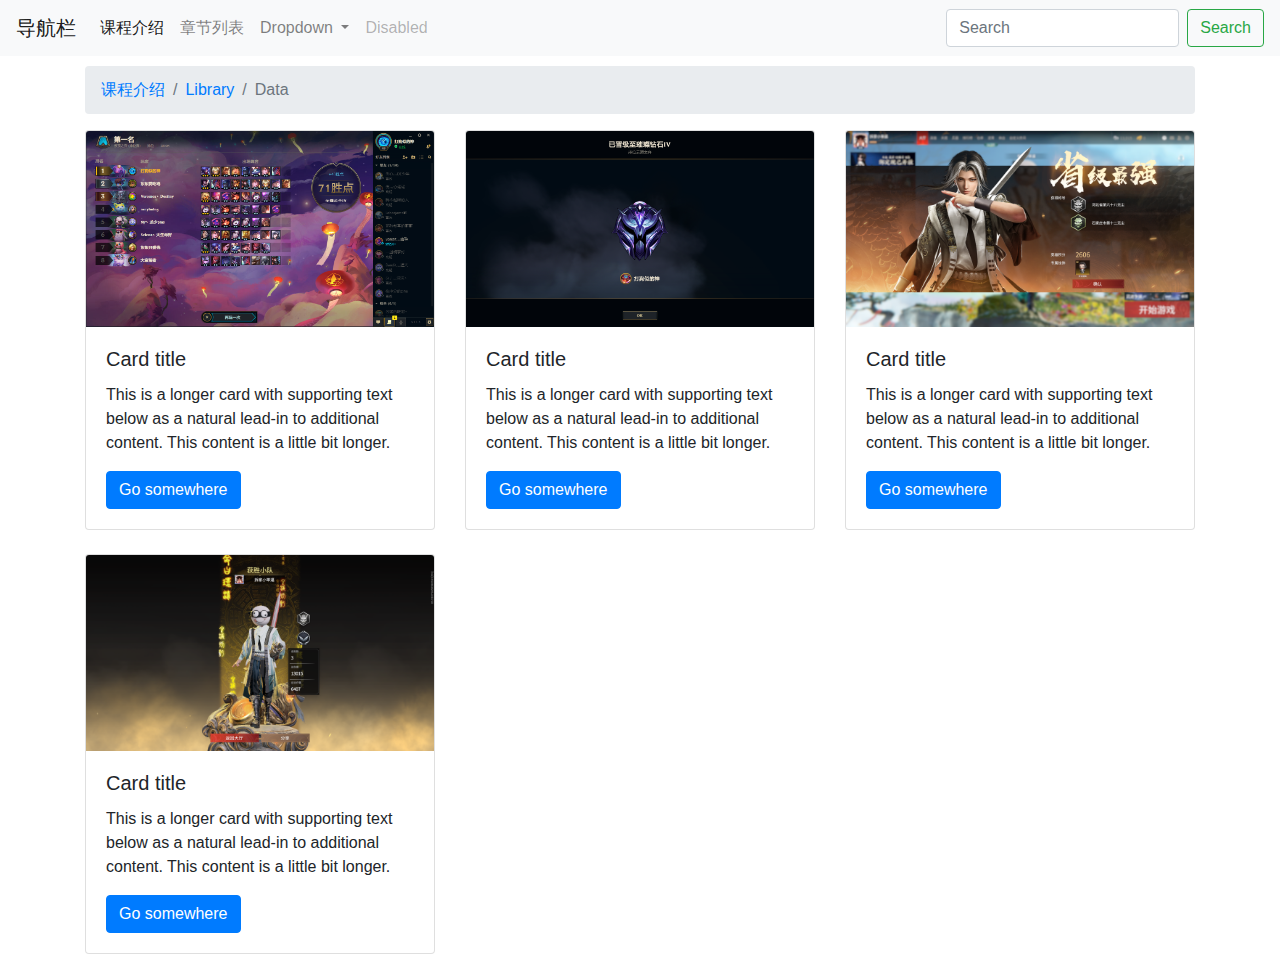
<file: index.html>
<!DOCTYPE html>
<html lang="en">
<head>
    <meta charset="UTF-8">
    <meta http-equiv="X-UA-Compatible" content="IE=edge">
    <meta name="viewport" content="width=device-width, initial-scale=1.0">
    <title>主页</title>
    <link rel="Shortcut Icon" href="favicon.ico" >
    <link href="https://cdn.bootcdn.net/ajax/libs/twitter-bootstrap/4.6.1/css/bootstrap.min.css" rel="stylesheet">
    <link rel="stylesheet" href="./css/common.css">
</head>
<body>
    <!-- 导航栏 -->
    <nav class="navbar navbar-expand-lg navbar-light bg-light">
        <a class="navbar-brand" href="#">导航栏</a>
        <button class="navbar-toggler" type="button" data-toggle="collapse" data-target="#navbarSupportedContent" aria-controls="navbarSupportedContent" aria-expanded="false" aria-label="Toggle navigation">
          <span class="navbar-toggler-icon"></span>
        </button>
      
        <div class="collapse navbar-collapse" id="navbarSupportedContent">
          <ul class="navbar-nav mr-auto">
            <li class="nav-item active">
              <a class="nav-link" href="#">课程介绍 <span class="sr-only">(current)</span></a>
            </li>
            <li class="nav-item">
              <a class="nav-link" href="course.html">章节列表</a>
            </li>
            <li class="nav-item dropdown">
              <a class="nav-link dropdown-toggle" href="#" id="navbarDropdown" role="button" data-toggle="dropdown" aria-expanded="false">
                Dropdown
              </a>
              <div class="dropdown-menu" aria-labelledby="navbarDropdown">
                <a class="dropdown-item" href="#">Action</a>
                <a class="dropdown-item" href="#">Another action</a>
                <div class="dropdown-divider"></div>
                <a class="dropdown-item" href="#">Something else here</a>
              </div>
            </li>
            <li class="nav-item">
              <a class="nav-link disabled">Disabled</a>
            </li>
          </ul>
          <form class="form-inline my-2 my-lg-0">
            <input class="form-control mr-sm-2" type="search" placeholder="Search" aria-label="Search">
            <button class="btn btn-outline-success my-2 my-sm-0" type="submit">Search</button>
          </form>
        </div>
      </nav>
      <!-- 内容 -->
      <div class="space"></div>
      <div class="container">
        <nav aria-label="breadcrumb">
          <ol class="breadcrumb">
            <li class="breadcrumb-item"><a href="#">课程介绍</a></li>
            <li class="breadcrumb-item"><a href="#">Library</a></li>
            <li class="breadcrumb-item active" aria-current="page">Data</li>
          </ol>
        </nav>
        <div class="row row-cols-1 row-cols-md-3">
          <div class="col mb-4">
            <div class="card">
              <img src="./img/League of Legends 2021_2_12 20_04_38.png" class="card-img-top" alt="LOL吃鸡">
              <div class="card-body">
                <h5 class="card-title">Card title</h5>
                <p class="card-text">This is a longer card with supporting text below as a natural lead-in to additional content. This content is a little bit longer.</p>
                <a href="#" class="btn btn-primary">Go somewhere</a>
              </div>
            </div>
          </div>
          <div class="col mb-4">
            <div class="card">
              <img src="./img/League of Legends 2021_4_18 14_10_28.png" class="card-img-top" alt="LOL段位">
              <div class="card-body">
                <h5 class="card-title">Card title</h5>
                <p class="card-text">This is a longer card with supporting text below as a natural lead-in to additional content. This content is a little bit longer.</p>
                <a href="#" class="btn btn-primary">Go somewhere</a>
              </div>
            </div>
          </div>
          <div class="col mb-4">
            <div class="card">
              <img src="./img/Naraka 2022_4_25 22_17_00.png" class="card-img-top" alt="永劫无间省级最强">
              <div class="card-body">
                <h5 class="card-title">Card title</h5>
                <p class="card-text">This is a longer card with supporting text below as a natural lead-in to additional content. This content is a little bit longer.</p>
                <a href="#" class="btn btn-primary">Go somewhere</a>
              </div>
            </div>
          </div>
          <div class="col mb-4">
            <div class="card">
              <img src="./img/Naraka 2022_5_2 22_53_04.png" class="card-img-top" alt="吃鸡!!!">
              <div class="card-body">
                <h5 class="card-title">Card title</h5>
                <p class="card-text">This is a longer card with supporting text below as a natural lead-in to additional content. This content is a little bit longer.</p>
                <a href="#" class="btn btn-primary">Go somewhere</a>
              </div>
            </div>
          </div>
      </div>
    <script src="https://cdn.bootcdn.net/ajax/libs/jquery/3.6.0/jquery.min.js"></script>
    <script src="https://cdn.bootcdn.net/ajax/libs/twitter-bootstrap/4.6.1/js/bootstrap.bundle.min.js"></script>
</body>
</html>
</file>
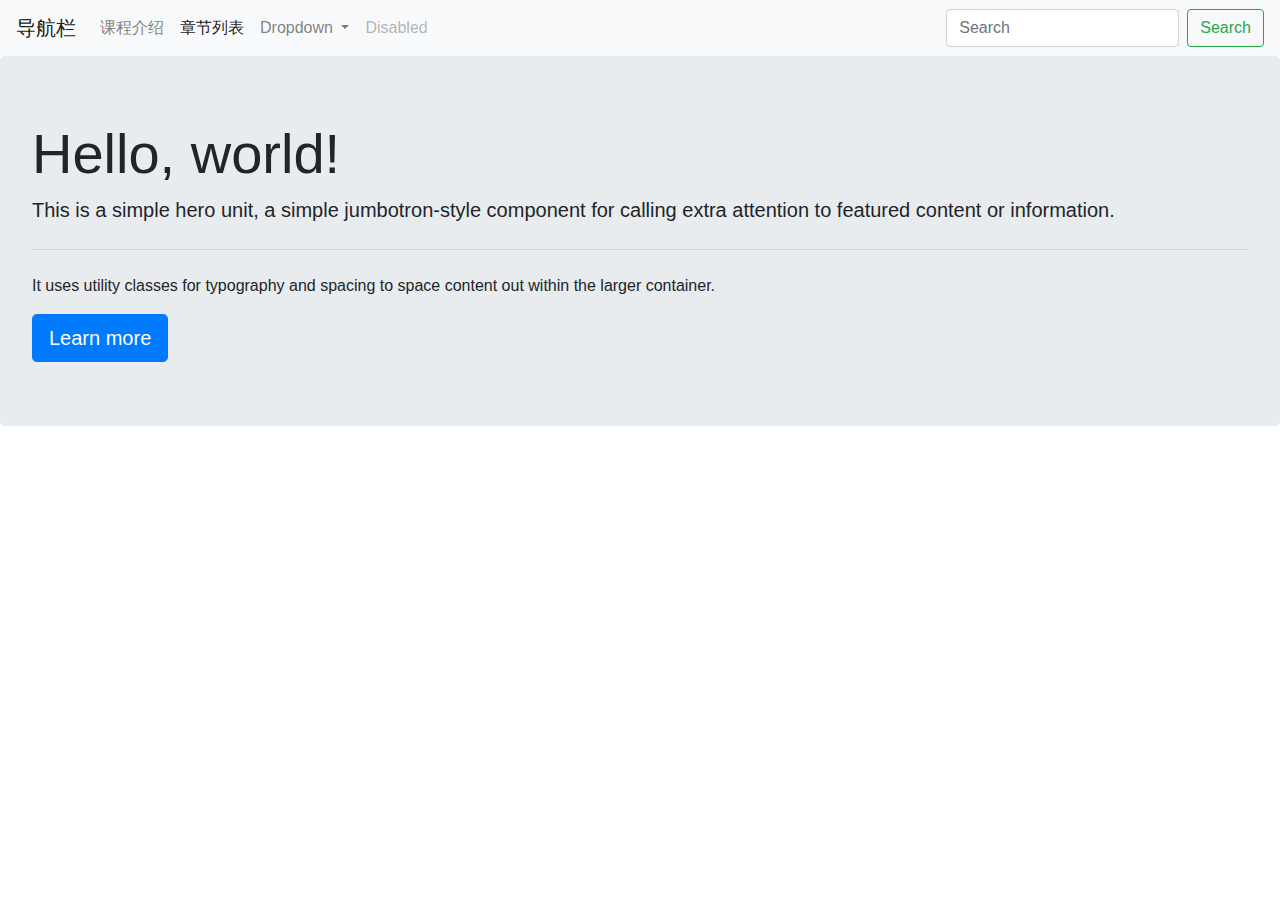
<file: course.html>
<!DOCTYPE html>
<html lang="en">
<head>
    <meta charset="UTF-8">
    <meta http-equiv="X-UA-Compatible" content="IE=edge">
    <meta name="viewport" content="width=device-width, initial-scale=1.0">
    <title>章节列表</title>
    <link href="https://cdn.bootcdn.net/ajax/libs/twitter-bootstrap/4.6.1/css/bootstrap.min.css" rel="stylesheet">
</head>
<body>
    <nav class="navbar navbar-expand-lg navbar-light bg-light">
        <a class="navbar-brand" href="#">导航栏</a>
        <button class="navbar-toggler" type="button" data-toggle="collapse" data-target="#navbarSupportedContent" aria-controls="navbarSupportedContent" aria-expanded="false" aria-label="Toggle navigation">
          <span class="navbar-toggler-icon"></span>
        </button>
      
        <div class="collapse navbar-collapse" id="navbarSupportedContent">
          <ul class="navbar-nav mr-auto">
            <li class="nav-item">
              <a class="nav-link" href="index.html">课程介绍 <span class="sr-only">(current)</span></a>
            </li>
            <li class="nav-item active">
              <a class="nav-link" href="#">章节列表</a>
            </li>
            <li class="nav-item dropdown">
              <a class="nav-link dropdown-toggle" href="#" id="navbarDropdown" role="button" data-toggle="dropdown" aria-expanded="false">
                Dropdown
              </a>
              <div class="dropdown-menu" aria-labelledby="navbarDropdown">
                <a class="dropdown-item" href="#">Action</a>
                <a class="dropdown-item" href="#">Another action</a>
                <div class="dropdown-divider"></div>
                <a class="dropdown-item" href="#">Something else here</a>
              </div>
            </li>
            <li class="nav-item">
              <a class="nav-link disabled">Disabled</a>
            </li>
          </ul>
          <form class="form-inline my-2 my-lg-0">
            <input class="form-control mr-sm-2" type="search" placeholder="Search" aria-label="Search">
            <button class="btn btn-outline-success my-2 my-sm-0" type="submit">Search</button>
          </form>
        </div>
      </nav>
      <div class="jumbotron">
        <h1 class="display-4">Hello, world!</h1>
        <p class="lead">This is a simple hero unit, a simple jumbotron-style component for calling extra attention to featured content or information.</p>
        <hr class="my-4">
        <p>It uses utility classes for typography and spacing to space content out within the larger container.</p>
        <a class="btn btn-primary btn-lg" href="#" role="button">Learn more</a>
      </div>
    <script src="https://cdn.bootcdn.net/ajax/libs/jquery/3.6.0/jquery.min.js"></script>
    <script src="https://cdn.bootcdn.net/ajax/libs/twitter-bootstrap/4.6.1/js/bootstrap.bundle.min.js"></script>
</body>
</html>
</file>
<file: css/common.css>
.space{
    width: 100%;
    height: 10px;
}
</file>
